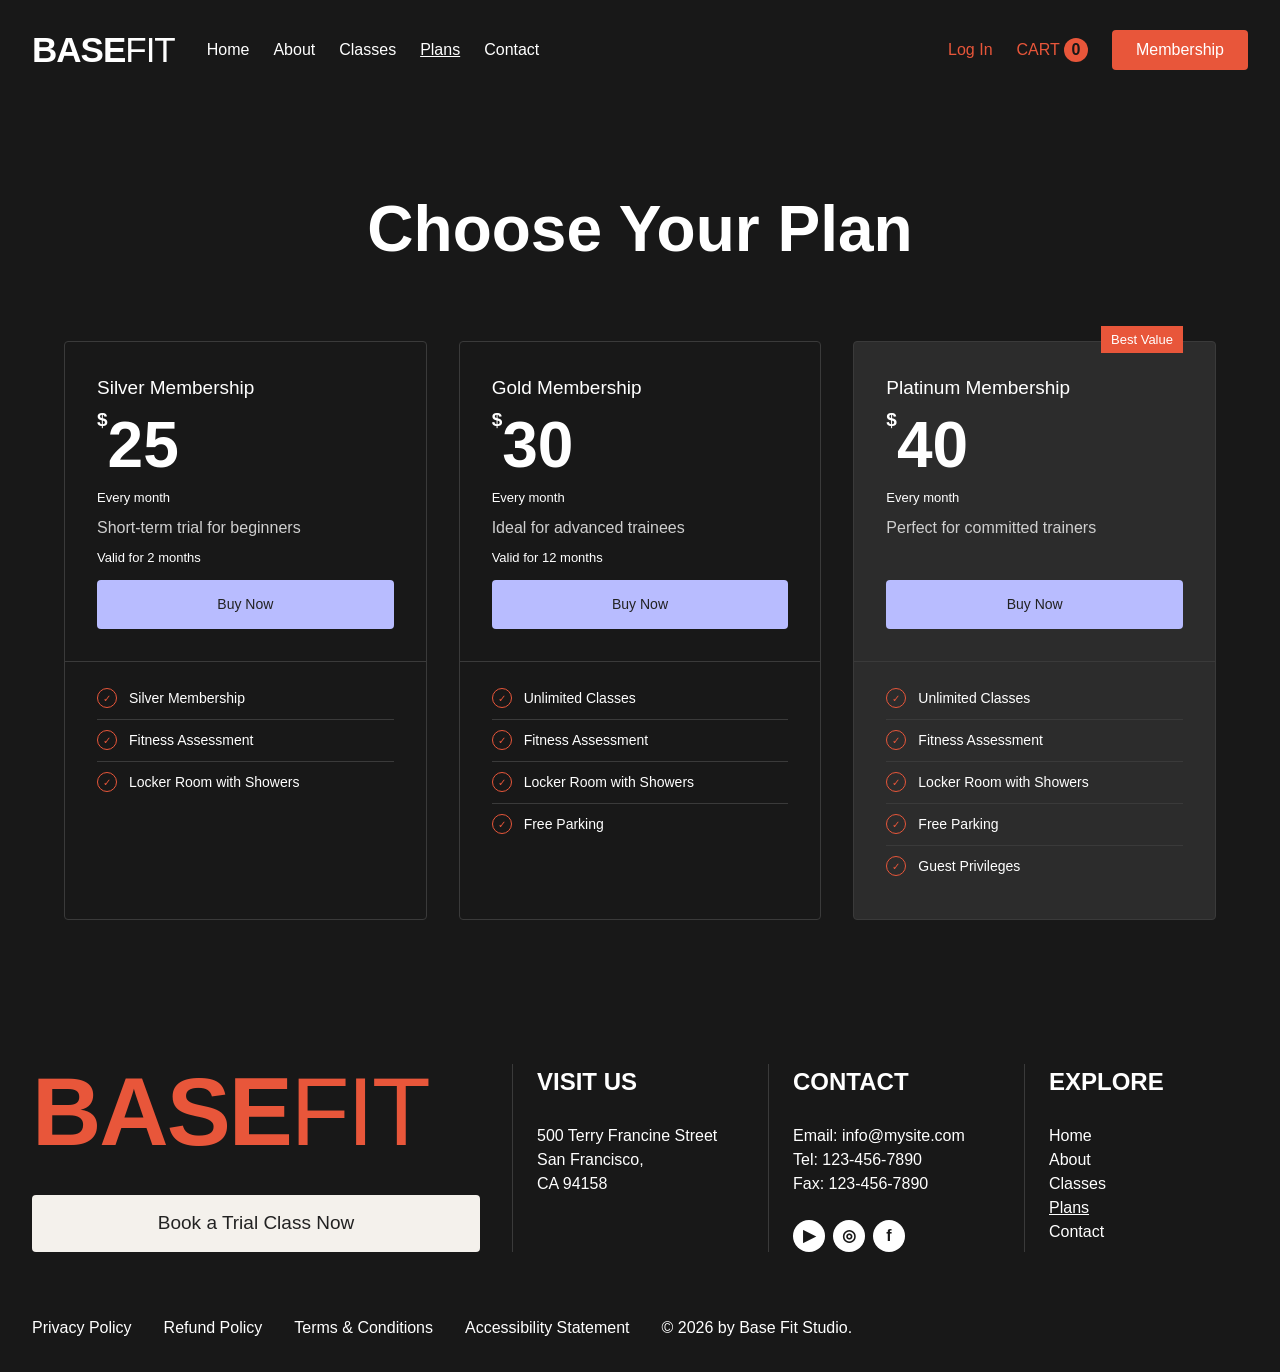
<file: plansindex.html>
<!DOCTYPE html>
<html lang="en">
<head>
  <meta charset="UTF-8">
  <meta name="viewport" content="width=device-width, initial-scale=1">
  <title>Base Fit - Choose Your Plan</title>
  <link rel="stylesheet" href="./plansstyle.css">

 
  
  <header class="site-header">
    <a href="#" class="logo"><strong>BASE</strong>FIT</a>

    <nav class="main-nav">
      <a href="#">Home</a>
      <a href="#">About</a>
      <a href="#">Classes</a>
      <a href="#" class="active">Plans</a>
      <a href="#">Contact</a>
    </nav>

    <div class="header-actions">
      <a href="#" class="login-link">Log In</a>
      <a href="#" class="cart-link">CART <span class="cart-count">0</span></a>
      <a href="#" class="button button-orange">Membership</a>
    </div>
  </header>

  <main>
   
    <section class="plans">
      <h1 class="plans-title">Choose Your Plan</h1>

      <div class="plans-grid">

        
        <article class="plan-card">
          <div class="plan-top">
            <h2 class="plan-name">Silver Membership</h2>
            <p class="plan-price"><span class="currency">$</span>25</p>
            <p class="plan-small">Every month</p>
            <p class="plan-description">Short-term trial for beginners</p>
            <p class="plan-small">Valid for 2 months</p>
            <a href="#" class="button button-lavender">Buy Now</a>
          </div>
          <ul class="plan-features">
            <li>Silver Membership</li>
            <li>Fitness Assessment</li>
            <li>Locker Room with Showers</li>
          </ul>
        </article>

        
        <article class="plan-card">
          <div class="plan-top">
            <h2 class="plan-name">Gold Membership</h2>
            <p class="plan-price"><span class="currency">$</span>30</p>
            <p class="plan-small">Every month</p>
            <p class="plan-description">Ideal for advanced trainees</p>
            <p class="plan-small">Valid for 12 months</p>
            <a href="#" class="button button-lavender">Buy Now</a>
          </div>
          <ul class="plan-features">
            <li>Unlimited Classes</li>
            <li>Fitness Assessment</li>
            <li>Locker Room with Showers</li>
            <li>Free Parking</li>
          </ul>
        </article>

       
        <article class="plan-card plan-card-featured">
          <span class="badge">Best Value</span>
          <div class="plan-top">
            <h2 class="plan-name">Platinum Membership</h2>
            <p class="plan-price"><span class="currency">$</span>40</p>
            <p class="plan-small">Every month</p>
            <p class="plan-description">Perfect for committed trainers</p>
            <a href="#" class="button button-lavender">Buy Now</a>
          </div>
          <ul class="plan-features">
            <li>Unlimited Classes</li>
            <li>Fitness Assessment</li>
            <li>Locker Room with Showers</li>
            <li>Free Parking</li>
            <li>Guest Privileges</li>
          </ul>
        </article>

      </div>
    </section>
  </main>

  
  <footer class="site-footer">
    <div class="footer-grid">

      <div class="footer-brand">
        <p class="footer-logo"><strong>BASE</strong>FIT</p>
        <a href="#" class="button button-light">Book a Trial Class Now</a>
      </div>

      
      <div class="footer-column">
        <h3>Visit Us</h3>
        <p>500 Terry Francine Street<br>San Francisco,<br>CA 94158</p>
      </div>

      
      <div class="footer-column">
        <h3>Contact</h3>
        <p>Email: info@mysite.com<br>Tel: 123-456-7890<br>Fax: 123-456-7890</p>
        <div class="social-icons">
          <a href="#" aria-label="YouTube">▶</a>
          <a href="#" aria-label="Instagram">◎</a>
          <a href="#" aria-label="Facebook">f</a>
        </div>
      </div>

      
      <div class="footer-column">
        <h3>Explore</h3>
        <ul class="footer-links">
          <li><a href="#">Home</a></li>
          <li><a href="#">About</a></li>
          <li><a href="#">Classes</a></li>
          <li><a href="#" class="active">Plans</a></li>
          <li><a href="#">Contact</a></li>
        </ul>
      </div>

    </div>

    
    <div class="footer-legal">
      <a href="#">Privacy Policy</a>
      <a href="#">Refund Policy</a>
      <a href="#">Terms &amp; Conditions</a>
      <a href="#">Accessibility Statement</a>
      <span>© 2026 by Base Fit Studio.</span>
    </div>
  </footer>

</body>
</html>
</file>
<file: plansstyle.css>
* {
  box-sizing: border-box;
  margin: 0;
  padding: 0;
}

body {
  background: #181818;
  color: #ffffff;
  font-family: Arial, sans-serif;
  line-height: 1.5;
}

a {
  color: inherit;
  text-decoration: none;
}

ul {
  list-style: none;
}

.button {
  display: block;
  padding: 14px 24px;
  text-align: center;
  border-radius: 4px;
  font-size: 16px;
}

.button-orange {
  background: #e8563a;
  padding: 8px 24px;
}

.button-lavender {
  background: #b8bcff;
  color: #222222;
  font-size: 14px;
}

.button-light {
  background: #f4f1ec;
  color: #222222;
  font-size: 19px;
  display: inline-block;
}

.site-header {
  display: flex;
  flex-wrap: wrap;
  align-items: center;
  justify-content: space-between;
  gap: 16px 32px;
  padding: 24px 32px;
}

.logo {
  font-size: 35px;
  font-weight: 300;
  letter-spacing: -1px;
}

.logo strong {
  font-weight: 900;
}

.main-nav {
  display: flex;
  flex-wrap: wrap;
  gap: 24px;
  margin-right: auto;
}

.main-nav a.active,
.footer-links a.active {
  text-decoration: underline;
}

.header-actions {
  display: flex;
  align-items: center;
  gap: 24px;
  color: #e8563a;
}

.cart-count {
  display: inline-block;
  min-width: 24px;
  text-align: center;
  background: #e8563a;
  color: #181818;
  border-radius: 50%;
  font-weight: bold;
}

.header-actions .button-orange {
  color: #ffffff;
}

.plans {
  max-width: 1200px;
  margin: 0 auto;
  padding: 80px 24px;
}

.plans-title {
  text-align: center;
  font-size: 64px;
  font-weight: 900;
  margin-bottom: 64px;
}

.plans-grid {
  display: grid;
  grid-template-columns: repeat(3, 1fr);
  gap: 32px;
}

.plan-card {
  position: relative;
  display: flex;
  flex-direction: column;
  border: 1px solid #3a3a3a;
  border-radius: 4px;
}

.plan-card-featured {
  background: #2c2c2c;
}

.plan-top {
  display: flex;
  flex-direction: column;
  gap: 8px;
  padding: 32px;
  min-height: 320px;
  border-bottom: 1px solid #3a3a3a;
}

.plan-name {
  font-size: 19px;
  font-weight: 400;
}

.plan-price {
  font-size: 64px;
  font-weight: 900;
  line-height: 1.1;
}

.currency {
  font-size: 19px;
  vertical-align: top;
}

.plan-small {
  font-size: 13px;
}

.plan-description {
  color: #cfcfcf;
}

.plan-top .button {
  margin-top: auto;
}

.badge {
  position: absolute;
  top: -16px;
  right: 32px;
  background: #e8563a;
  padding: 4px 10px;
  font-size: 13px;
}

.plan-features {
  padding: 16px 32px 32px;
}

.plan-features li {
  display: flex;
  align-items: center;
  gap: 12px;
  padding: 10px 0;
  border-bottom: 1px solid #3a3a3a;
  font-size: 14px;
}

.plan-features li:last-child {
  border-bottom: none;
}

.plan-features li::before {
  content: "✓";
  display: grid;
  place-items: center;
  flex-shrink: 0;
  width: 18px;
  height: 18px;
  border: 1px solid #e8563a;
  border-radius: 50%;
  color: #e8563a;
  font-size: 10px;
}

.site-footer {
  max-width: 1440px;
  margin: 0 auto;
  padding: 64px 32px 32px;
}

.footer-grid {
  display: grid;
  grid-template-columns: 2fr 1fr 1fr 1fr;
  gap: 32px;
}

.footer-brand {
  display: flex;
  flex-direction: column;
  justify-content: space-between;
  gap: 32px;
}

.footer-logo {
  color: #e8563a;
  font-size: 96px;
  font-weight: 300;
  line-height: 1;
  letter-spacing: -2px;
}

.footer-logo strong {
  font-weight: 900;
}

.footer-column {
  display: flex;
  flex-direction: column;
  gap: 24px;
  padding-left: 24px;
  border-left: 1px solid #3a3a3a;
}

.footer-column h3 {
  font-size: 24px;
  font-weight: 900;
  text-transform: uppercase;
}

.social-icons {
  display: flex;
  gap: 8px;
}

.social-icons a {
  display: grid;
  place-items: center;
  width: 32px;
  height: 32px;
  background: #ffffff;
  color: #181818;
  border-radius: 50%;
  font-weight: bold;
}

.footer-legal {
  display: flex;
  flex-wrap: wrap;
  gap: 16px 32px;
  margin-top: 64px;
}

@media (max-width: 900px) {
  .plans-grid {
    grid-template-columns: 1fr;
    max-width: 480px;
    margin: 0 auto;
  }

  .plan-top {
    min-height: 0;
  }

  .footer-grid {
    grid-template-columns: 1fr 1fr;
  }

  .footer-brand {
    grid-column: 1 / -1;
  }
}

@media (max-width: 600px) {
  .site-header {
    padding: 16px;
  }

  .main-nav,
  .header-actions {
    width: 100%;
    margin-right: 0;
    gap: 16px;
  }

  .plans {
    padding: 48px 16px;
  }

  .plans-title {
    font-size: 40px;
  }

  .footer-logo {
    font-size: 48px;
  }

  .footer-grid {
    grid-template-columns: 1fr;
  }

  .footer-column {
    padding-left: 16px;
  }

  .footer-legal {
    flex-direction: column;
  }
}
</file>
